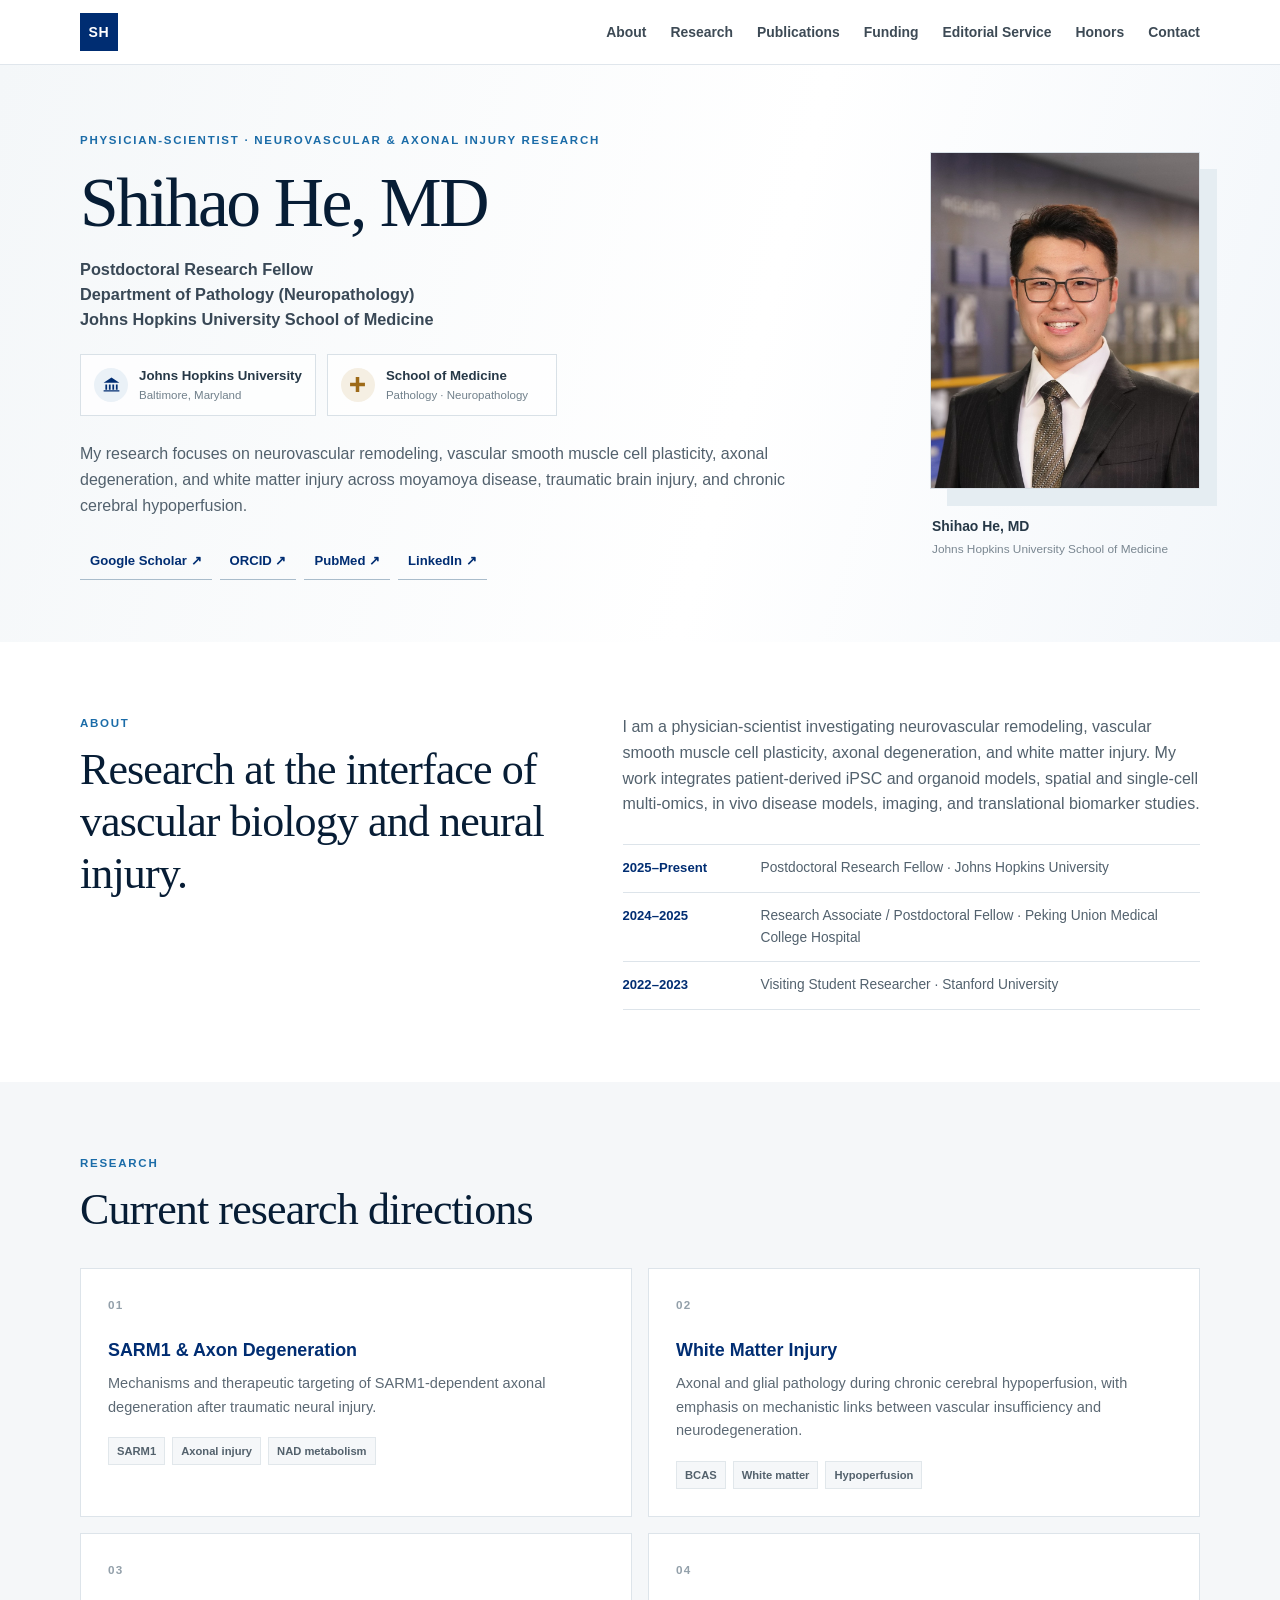
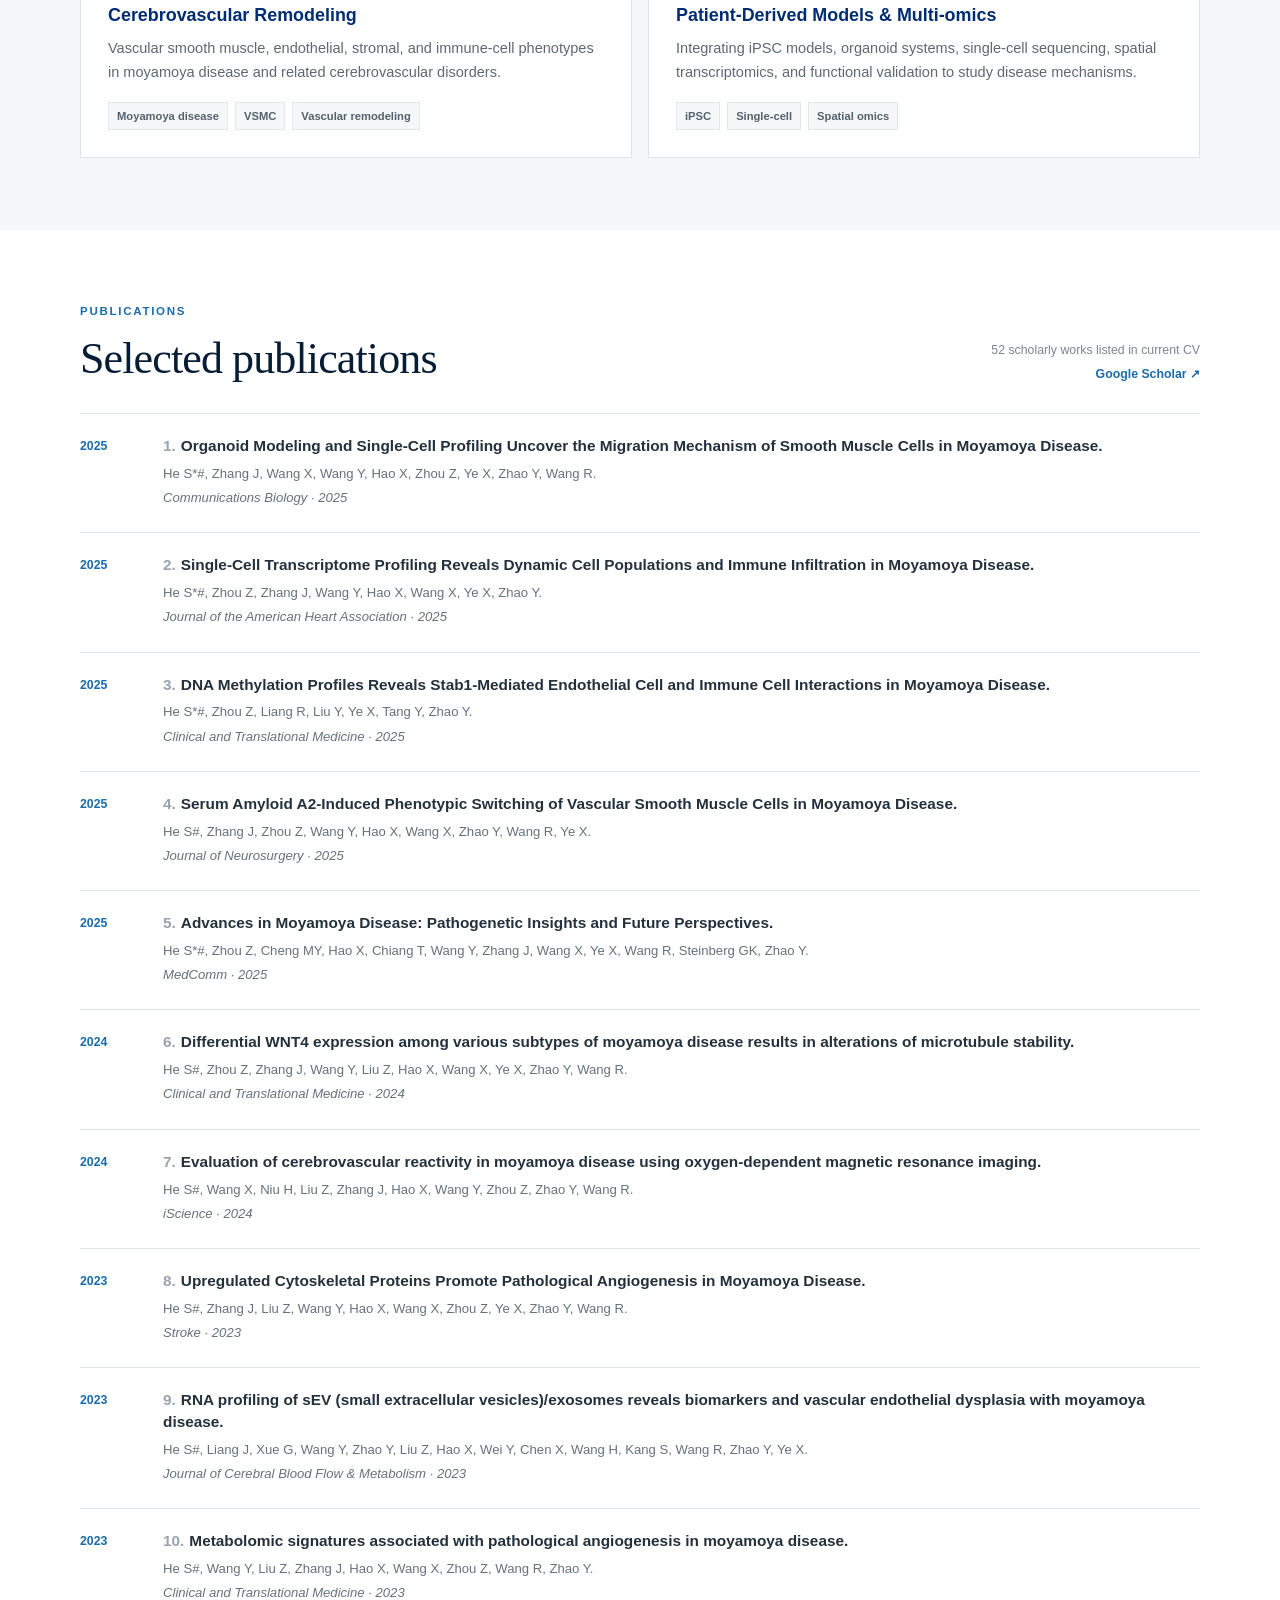
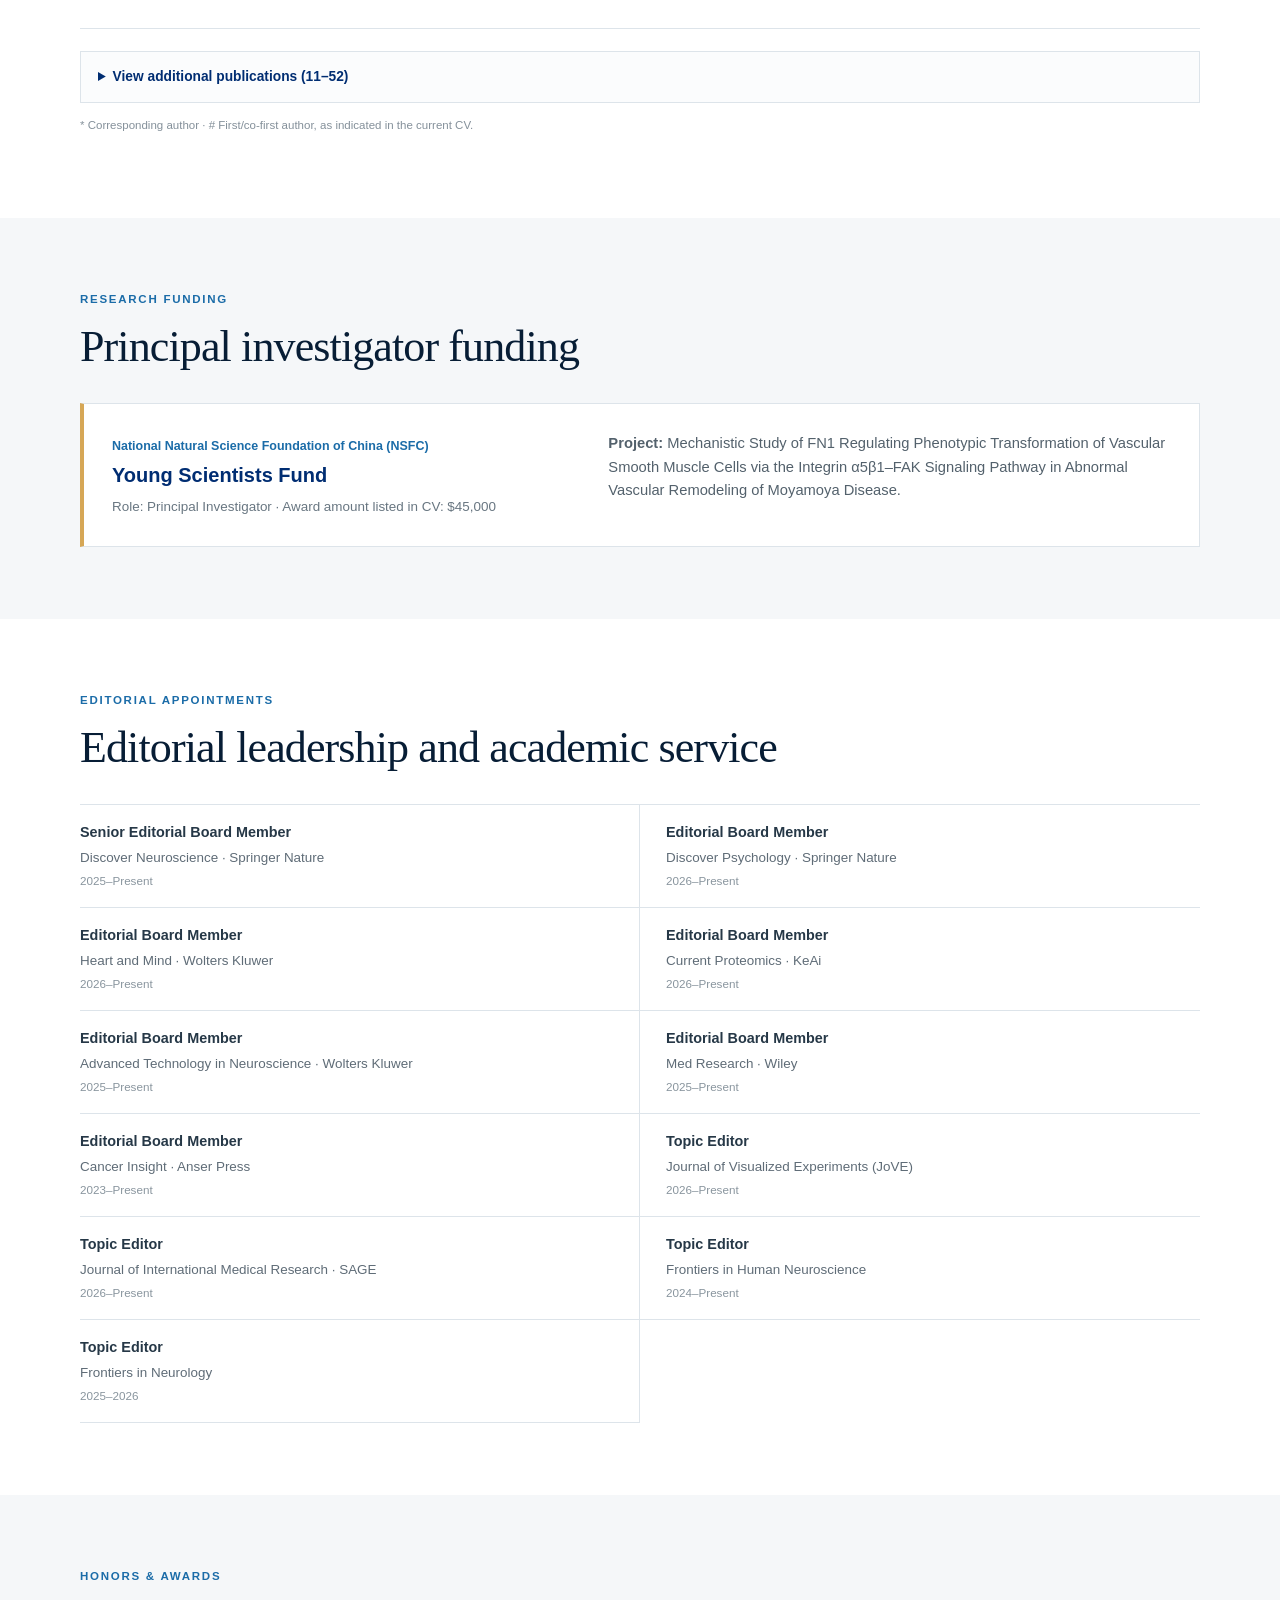
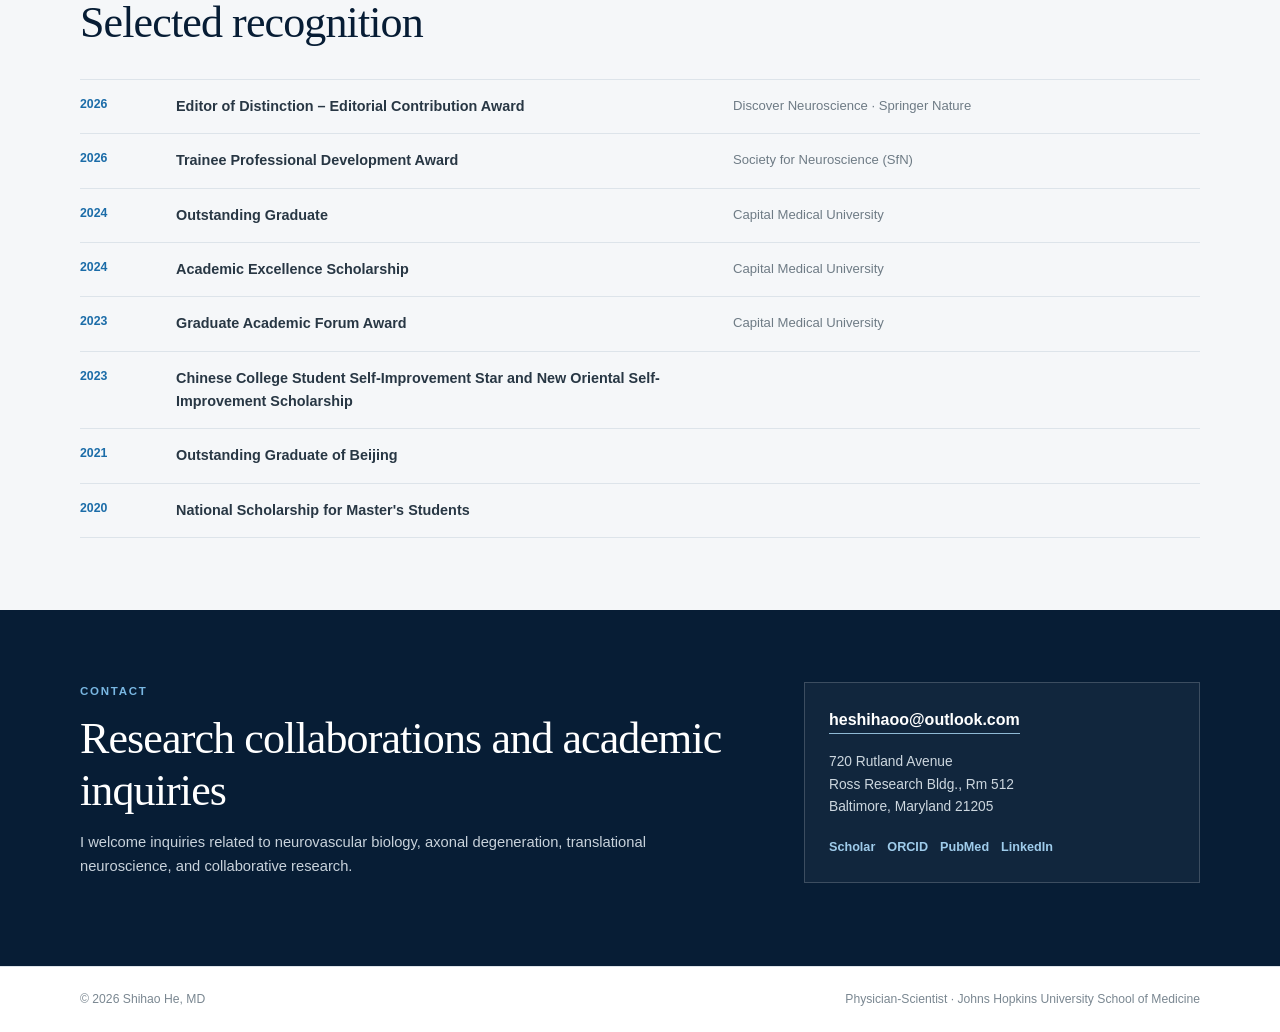
<file: assets/index.html>
<!DOCTYPE html>
<html lang="en">
<head>
  <meta charset="UTF-8" />
  <meta name="viewport" content="width=device-width, initial-scale=1.0" />
  <meta name="description" content="Shihao He, MD — Physician-scientist and postdoctoral research fellow at Johns Hopkins University School of Medicine." />
  <title>Shihao He, MD | Johns Hopkins University</title>
  <link rel="icon" href="assets/favicon.svg" type="image/svg+xml" />
  <link rel="stylesheet" href="styles.css" />
</head>

<body>
<header class="site-header">
  <div class="container nav-wrap">
    <a class="brand" href="#home" aria-label="Shihao He home">SH</a>
    <button class="nav-toggle" aria-label="Toggle navigation" aria-expanded="false">☰</button>
    <nav class="nav" aria-label="Main navigation">
      <a href="#about">About</a>
      <a href="#research">Research</a>
      <a href="#publications">Publications</a>
      <a href="#funding">Funding</a>
      <a href="#service">Editorial Service</a>
      <a href="#awards">Honors</a>
      <a href="#contact">Contact</a>
    </nav>
  </div>
</header>

<main>
<section id="home" class="hero">
  <div class="container hero-grid">
    <div class="hero-copy">
      <p class="eyebrow">PHYSICIAN-SCIENTIST · NEUROVASCULAR & AXONAL INJURY RESEARCH</p>
      <h1>Shihao He, MD</h1>
      <p class="hero-role">
        Postdoctoral Research Fellow<br>
        Department of Pathology (Neuropathology)<br>
        Johns Hopkins University School of Medicine
      </p>

      <div class="affiliations">
        <div class="affiliation">
          <div class="affiliation-icon" aria-hidden="true">
            <svg viewBox="0 0 48 48"><path d="M6 20h36L24 8 6 20Zm4 4h4v12h-4V24Zm8 0h4v12h-4V24Zm8 0h4v12h-4V24Zm8 0h4v12h-4V24ZM6 40h36v-3H6v3Z"/></svg>
          </div>
          <div><strong>Johns Hopkins University</strong><span>Baltimore, Maryland</span></div>
        </div>
        <div class="affiliation">
          <div class="affiliation-icon medical" aria-hidden="true">
            <svg viewBox="0 0 48 48"><path d="M20 7h8v13h13v8H28v13h-8V28H7v-8h13V7Z"/></svg>
          </div>
          <div><strong>School of Medicine</strong><span>Pathology · Neuropathology</span></div>
        </div>
      </div>

      <p class="hero-intro">
        My research focuses on neurovascular remodeling, vascular smooth muscle cell plasticity,
        axonal degeneration, and white matter injury across moyamoya disease, traumatic brain injury,
        and chronic cerebral hypoperfusion.
      </p>

      <div class="profile-links" aria-label="Academic profiles">
        <a href="https://scholar.google.com/citations?hl=zh-CN&user=ibhcFy0AAAAJ" target="_blank" rel="noopener">Google Scholar ↗</a>
        <a href="https://orcid.org/0000-0002-2522-8656" target="_blank" rel="noopener">ORCID ↗</a>
        <a href="https://www.ncbi.nlm.nih.gov/myncbi/shihao.he.3/bibliography/public/" target="_blank" rel="noopener">PubMed ↗</a>
        <a href="https://www.linkedin.com/in/shihao0211" target="_blank" rel="noopener">LinkedIn ↗</a>
      </div>
    </div>

    <div class="portrait-panel">
      <img src="assets/shihao-he-headshot.jpg" alt="Shihao He, MD" class="portrait" />
      <div class="portrait-caption">
        <strong>Shihao He, MD</strong>
        <span>Johns Hopkins University School of Medicine</span>
      </div>
    </div>
  </div>
</section>

<section id="about" class="section">
  <div class="container two-col">
    <div>
      <p class="section-kicker">ABOUT</p>
      <h2>Research at the interface of vascular biology and neural injury.</h2>
    </div>
    <div class="body-copy">
      <p>
        I am a physician-scientist investigating neurovascular remodeling, vascular smooth muscle cell
        plasticity, axonal degeneration, and white matter injury. My work integrates patient-derived
        iPSC and organoid models, spatial and single-cell multi-omics, in vivo disease models, imaging,
        and translational biomarker studies.
      </p>
      <div class="mini-timeline">
        <div><strong>2025–Present</strong><span>Postdoctoral Research Fellow · Johns Hopkins University</span></div>
        <div><strong>2024–2025</strong><span>Research Associate / Postdoctoral Fellow · Peking Union Medical College Hospital</span></div>
        <div><strong>2022–2023</strong><span>Visiting Student Researcher · Stanford University</span></div>
      </div>
    </div>
  </div>
</section>

<section id="research" class="section section-alt">
  <div class="container">
    <p class="section-kicker">RESEARCH</p>
    <h2>Current research directions</h2>
    <div class="cards">
      <article class="card">
        <span class="card-number">01</span>
        <h3>SARM1 & Axon Degeneration</h3>
        <p>Mechanisms and therapeutic targeting of SARM1-dependent axonal degeneration after traumatic neural injury.</p>
        <div class="tags"><span>SARM1</span><span>Axonal injury</span><span>NAD metabolism</span></div>
      </article>
      <article class="card">
        <span class="card-number">02</span>
        <h3>White Matter Injury</h3>
        <p>Axonal and glial pathology during chronic cerebral hypoperfusion, with emphasis on mechanistic links between vascular insufficiency and neurodegeneration.</p>
        <div class="tags"><span>BCAS</span><span>White matter</span><span>Hypoperfusion</span></div>
      </article>
      <article class="card">
        <span class="card-number">03</span>
        <h3>Cerebrovascular Remodeling</h3>
        <p>Vascular smooth muscle, endothelial, stromal, and immune-cell phenotypes in moyamoya disease and related cerebrovascular disorders.</p>
        <div class="tags"><span>Moyamoya disease</span><span>VSMC</span><span>Vascular remodeling</span></div>
      </article>
      <article class="card">
        <span class="card-number">04</span>
        <h3>Patient-Derived Models & Multi-omics</h3>
        <p>Integrating iPSC models, organoid systems, single-cell sequencing, spatial transcriptomics, and functional validation to study disease mechanisms.</p>
        <div class="tags"><span>iPSC</span><span>Single-cell</span><span>Spatial omics</span></div>
      </article>
    </div>
  </div>
</section>

<section id="publications" class="section">
  <div class="container">
    <div class="section-heading-row">
      <div>
        <p class="section-kicker">PUBLICATIONS</p>
        <h2>Selected publications</h2>
      </div>
      <div class="publication-meta">
        <span>52 scholarly works listed in current CV</span>
        <a href="https://scholar.google.com/citations?hl=zh-CN&user=ibhcFy0AAAAJ" target="_blank" rel="noopener">Google Scholar ↗</a>
      </div>
    </div>

    <div class="pub-list">
      
      <article class="publication">
        <div class="pub-year">2025</div>
        <div class="pub-content">
          <h3><span class="pub-index">1.</span>Organoid Modeling and Single-Cell Profiling Uncover the Migration Mechanism of Smooth Muscle Cells in Moyamoya Disease.</h3>
          <p class="pub-authors">He S*#, Zhang J, Wang X, Wang Y, Hao X, Zhou Z, Ye X, Zhao Y, Wang R.</p>
          <p class="pub-journal">Communications Biology · 2025</p>
        </div>
      </article>

      <article class="publication">
        <div class="pub-year">2025</div>
        <div class="pub-content">
          <h3><span class="pub-index">2.</span>Single-Cell Transcriptome Profiling Reveals Dynamic Cell Populations and Immune Infiltration in Moyamoya Disease.</h3>
          <p class="pub-authors">He S*#, Zhou Z, Zhang J, Wang Y, Hao X, Wang X, Ye X, Zhao Y.</p>
          <p class="pub-journal">Journal of the American Heart Association · 2025</p>
        </div>
      </article>

      <article class="publication">
        <div class="pub-year">2025</div>
        <div class="pub-content">
          <h3><span class="pub-index">3.</span>DNA Methylation Profiles Reveals Stab1-Mediated Endothelial Cell and Immune Cell Interactions in Moyamoya Disease.</h3>
          <p class="pub-authors">He S*#, Zhou Z, Liang R, Liu Y, Ye X, Tang Y, Zhao Y.</p>
          <p class="pub-journal">Clinical and Translational Medicine · 2025</p>
        </div>
      </article>

      <article class="publication">
        <div class="pub-year">2025</div>
        <div class="pub-content">
          <h3><span class="pub-index">4.</span>Serum Amyloid A2-Induced Phenotypic Switching of Vascular Smooth Muscle Cells in Moyamoya Disease.</h3>
          <p class="pub-authors">He S#, Zhang J, Zhou Z, Wang Y, Hao X, Wang X, Zhao Y, Wang R, Ye X.</p>
          <p class="pub-journal">Journal of Neurosurgery · 2025</p>
        </div>
      </article>

      <article class="publication">
        <div class="pub-year">2025</div>
        <div class="pub-content">
          <h3><span class="pub-index">5.</span>Advances in Moyamoya Disease: Pathogenetic Insights and Future Perspectives.</h3>
          <p class="pub-authors">He S*#, Zhou Z, Cheng MY, Hao X, Chiang T, Wang Y, Zhang J, Wang X, Ye X, Wang R, Steinberg GK, Zhao Y.</p>
          <p class="pub-journal">MedComm · 2025</p>
        </div>
      </article>

      <article class="publication">
        <div class="pub-year">2024</div>
        <div class="pub-content">
          <h3><span class="pub-index">6.</span>Differential WNT4 expression among various subtypes of moyamoya disease results in alterations of microtubule stability.</h3>
          <p class="pub-authors">He S#, Zhou Z, Zhang J, Wang Y, Liu Z, Hao X, Wang X, Ye X, Zhao Y, Wang R.</p>
          <p class="pub-journal">Clinical and Translational Medicine · 2024</p>
        </div>
      </article>

      <article class="publication">
        <div class="pub-year">2024</div>
        <div class="pub-content">
          <h3><span class="pub-index">7.</span>Evaluation of cerebrovascular reactivity in moyamoya disease using oxygen-dependent magnetic resonance imaging.</h3>
          <p class="pub-authors">He S#, Wang X, Niu H, Liu Z, Zhang J, Hao X, Wang Y, Zhou Z, Zhao Y, Wang R.</p>
          <p class="pub-journal">iScience · 2024</p>
        </div>
      </article>

      <article class="publication">
        <div class="pub-year">2023</div>
        <div class="pub-content">
          <h3><span class="pub-index">8.</span>Upregulated Cytoskeletal Proteins Promote Pathological Angiogenesis in Moyamoya Disease.</h3>
          <p class="pub-authors">He S#, Zhang J, Liu Z, Wang Y, Hao X, Wang X, Zhou Z, Ye X, Zhao Y, Wang R.</p>
          <p class="pub-journal">Stroke · 2023</p>
        </div>
      </article>

      <article class="publication">
        <div class="pub-year">2023</div>
        <div class="pub-content">
          <h3><span class="pub-index">9.</span>RNA profiling of sEV (small extracellular vesicles)/exosomes reveals biomarkers and vascular endothelial dysplasia with moyamoya disease.</h3>
          <p class="pub-authors">He S#, Liang J, Xue G, Wang Y, Zhao Y, Liu Z, Hao X, Wei Y, Chen X, Wang H, Kang S, Wang R, Zhao Y, Ye X.</p>
          <p class="pub-journal">Journal of Cerebral Blood Flow &amp; Metabolism · 2023</p>
        </div>
      </article>

      <article class="publication">
        <div class="pub-year">2023</div>
        <div class="pub-content">
          <h3><span class="pub-index">10.</span>Metabolomic signatures associated with pathological angiogenesis in moyamoya disease.</h3>
          <p class="pub-authors">He S#, Wang Y, Liu Z, Zhang J, Hao X, Wang X, Zhou Z, Wang R, Zhao Y.</p>
          <p class="pub-journal">Clinical and Translational Medicine · 2023</p>
        </div>
      </article>
    </div>

    <details class="all-publications">
      <summary>View additional publications (11–52)</summary>
      <div class="pub-list compact">
        
      <article class="publication">
        <div class="pub-year">2026</div>
        <div class="pub-content">
          <h3><span class="pub-index">11.</span>Advances of Organoids in the Study of Nervous System Diseases: a Narrative Review.</h3>
          <p class="pub-authors">Zhou Z, Qi Z, Lei C, Dong Y, Zhang J, Liu Y, Zhao Y, He S*.</p>
          <p class="pub-journal">Advanced Technology in Neuroscience · 2026</p>
        </div>
      </article>

      <article class="publication">
        <div class="pub-year">2026</div>
        <div class="pub-content">
          <h3><span class="pub-index">12.</span>Editorial: Emerging trends in moyamoya disease: diagnostic and therapeutic innovations.</h3>
          <p class="pub-authors">He S*, Chen H, Wang R, Zhao Y.</p>
          <p class="pub-journal">Frontiers in Neurology · 2026</p>
        </div>
      </article>

      <article class="publication">
        <div class="pub-year">2026</div>
        <div class="pub-content">
          <h3><span class="pub-index">13.</span>Editorial: Alterations in brain structure and cognitive function caused by cerebrovascular diseases, volume II.</h3>
          <p class="pub-authors">Ye X, Zhao Y, He S*.</p>
          <p class="pub-journal">Frontiers in Human Neuroscience · 2026</p>
        </div>
      </article>

      <article class="publication">
        <div class="pub-year">2025</div>
        <div class="pub-content">
          <h3><span class="pub-index">14.</span>NextGen Voices: 2025 and 2050, in haiku.</h3>
          <p class="pub-authors">da Cruz Albino R, Suchikova Y, Gameiro GR, Feng S, Masud S, Strielkowski W, Vihma M, Field BJ, Ismail R, Mitra A, Gauffreau J, Lopes Ribeiro Junior H, He S*, Chen J, Chakrabarty P, Chua SL, Wang Z, Lu Z, Li S, Zhi Y, Cloete KJ, Shakir S, Gupta A, Erkılıç U.</p>
          <p class="pub-journal">Science · 2025</p>
        </div>
      </article>

      <article class="publication">
        <div class="pub-year">2025</div>
        <div class="pub-content">
          <h3><span class="pub-index">15.</span>Supporting scientists who study and work abroad.</h3>
          <p class="pub-authors">Chakraborty T, Mekkawy HK, Cloete KJ, Mahla RS, Peng D, Perez A, Rouabah N, Gomes JF, Drallou F, Abdalrahman T, Santos J, Tiwari V, Lin TJ, He S*, Kadlec J, Dincaslan FB, Suchikova Y, Lu Z, Shi J, Gupta A, Monteiro Venturini A, Abousidara H, Mostafa A, Uzonyi A, Saber A, Ge Y, Lopes Ribeiro Jr H.</p>
          <p class="pub-journal">Science · 2025</p>
        </div>
      </article>

      <article class="publication">
        <div class="pub-year">2025</div>
        <div class="pub-content">
          <h3><span class="pub-index">16.</span>Development and Validation of a Scoring System to Evaluate and Clinically Manage Postoperative Acute Infarction Complications in Moyamoya Disease.</h3>
          <p class="pub-authors">Liu Z, Hao X, He S#, Tan C, Lou X, Duan R, Wang R.</p>
          <p class="pub-journal">Communications Medicine · 2025</p>
        </div>
      </article>

      <article class="publication">
        <div class="pub-year">2025</div>
        <div class="pub-content">
          <h3><span class="pub-index">17.</span>Machine Learning Identifies KRT8 Dysregulation and Endothelial Remodeling in Moyamoya Disease.</h3>
          <p class="pub-authors">Han Z, Yuan J, Zhou Z, Liu Y, Lei C, Ye X, Zhao Y, He S*.</p>
          <p class="pub-journal">Scientific Reports · 2025</p>
        </div>
      </article>

      <article class="publication">
        <div class="pub-year">2025</div>
        <div class="pub-content">
          <h3><span class="pub-index">18.</span>Dynamic Cellular Composition and Immune Landscape Revealed by Single-Cell Transcriptome Profiling in a Brain Arteriovenous Malformation.</h3>
          <p class="pub-authors">Liu Y, Niu H, Zhang J, Liang R, Zhou Z, Lei C, He S*, Lu C, Zhao Y.</p>
          <p class="pub-journal">Functional &amp; Integrative Genomics · 2025</p>
        </div>
      </article>

      <article class="publication">
        <div class="pub-year">2025</div>
        <div class="pub-content">
          <h3><span class="pub-index">19.</span>Single-Cell Transcriptome Profiling Reveals Dynamic Cell Populations and Immune Infiltration in Cerebral Cavernous Malformation.</h3>
          <p class="pub-authors">Han Z, Lei C, Zhou Z, Liu Y, Zhao Y, He S*.</p>
          <p class="pub-journal">Frontiers in Immunology · 2025</p>
        </div>
      </article>

      <article class="publication">
        <div class="pub-year">2025</div>
        <div class="pub-content">
          <h3><span class="pub-index">20.</span>Angiogenesis-related genes and immune microenvironment in moyamoya disease: a transcriptomic and functional analysis.</h3>
          <p class="pub-authors">Zhou Z, Niu H, Xu S, Lei C, Liu Y, He S*, Zhao Y.</p>
          <p class="pub-journal">Orphanet Journal of Rare Diseases · 2025</p>
        </div>
      </article>

      <article class="publication">
        <div class="pub-year">2025</div>
        <div class="pub-content">
          <h3><span class="pub-index">21.</span>Integrative Machine Learning Approach to Explore Glycosylation Signatures and Immune Landscape in Moyamoya Disease.</h3>
          <p class="pub-authors">Tan C, Wang J, Wang Y, Xu S, Zhou Z, Zhang J, He S*, Duan R.</p>
          <p class="pub-journal">Bioinformatics and Biology Insights · 2025</p>
        </div>
      </article>

      <article class="publication">
        <div class="pub-year">2025</div>
        <div class="pub-content">
          <h3><span class="pub-index">22.</span>Combining machine learning with external validation to explore necroptosis and immune response in moyamoya disease.</h3>
          <p class="pub-authors">Liu Y, Yuan K, Zou L, Lei C, Xu R, He S*, Zhao Y*.</p>
          <p class="pub-journal">BMC Immunology · 2025</p>
        </div>
      </article>

      <article class="publication">
        <div class="pub-year">2025</div>
        <div class="pub-content">
          <h3><span class="pub-index">23.</span>Post-translational modification gene signatures implicate FBXW7 in immune and vascular dysregulation of Moyamoya disease.</h3>
          <p class="pub-authors">Yu X, Wang Z, Zhou Z, Liu Y, He S*, Zhao Y*.</p>
          <p class="pub-journal">Frontiers in Genetics · 2025</p>
        </div>
      </article>

      <article class="publication">
        <div class="pub-year">2025</div>
        <div class="pub-content">
          <h3><span class="pub-index">24.</span>A Machine Learning-Based Diagnostic Nomogram for Moyamoya Disease: The Validation of Hypoxia-Immune Gene Signatures.</h3>
          <p class="pub-authors">Tan C, Wang X, Zhou Z, Liu Y, He S*, Zhao Y.</p>
          <p class="pub-journal">Bioengineering · 2025</p>
        </div>
      </article>

      <article class="publication">
        <div class="pub-year">2025</div>
        <div class="pub-content">
          <h3><span class="pub-index">25.</span>Research progress in unilateral moyamoya disease.</h3>
          <p class="pub-authors">Hao X, Tan C, Liu Z, Tie Y, Wang Y, He S*, Duan R, Wang R.</p>
          <p class="pub-journal">Frontiers in Human Neuroscience · 2025</p>
        </div>
      </article>

      <article class="publication">
        <div class="pub-year">2025</div>
        <div class="pub-content">
          <h3><span class="pub-index">26.</span>Integrating machine learning for the identification of ubiquitination-associated genes in moyamoya disease.</h3>
          <p class="pub-authors">Niu H, Wang X, Zhou Z, Liu Y, He S*, Zhao Y.</p>
          <p class="pub-journal">Frontiers in Neurology · 2025</p>
        </div>
      </article>

      <article class="publication">
        <div class="pub-year">2025</div>
        <div class="pub-content">
          <h3><span class="pub-index">27.</span>Abstract TP382: Genome-wide DNA Methylation Profiling Reveals Low Methylation Variability in Moyamoya Disease.</h3>
          <p class="pub-authors">Cheng MY, Tokairin K, Ito M, Lee AG, Teo M, He S, Steinberg GK.</p>
          <p class="pub-journal">Stroke · 2025</p>
        </div>
      </article>

      <article class="publication">
        <div class="pub-year">2025</div>
        <div class="pub-content">
          <h3><span class="pub-index">28.</span>Combined Revascularization Can Improve Multiple Cognitive Domains in 6 months Follow-up: A New Potential Surgery Indication in Moyamoya Disease.</h3>
          <p class="pub-authors">Liu Z, Hao X, He S, Duan R, Ma N, Lou X, Wang R.</p>
          <p class="pub-journal">Journal of Neurosurgery · 2025</p>
        </div>
      </article>

      <article class="publication">
        <div class="pub-year">2025</div>
        <div class="pub-content">
          <h3><span class="pub-index">29.</span>Cognitive Characteristics and Ischemic Prognosis of Quantitative White Matter Hyperintensities in Adult Moyamoya Disease.</h3>
          <p class="pub-authors">Liu Z, Hao X, Duan Q, Shen C, Lyu H, Zhang J, Gu J, He S, Wang Y, Wang X, Zhou Z, Ma N, Duan R, Zhou X, Lou X, Wang R.</p>
          <p class="pub-journal">Communications Medicine · 2025</p>
        </div>
      </article>

      <article class="publication">
        <div class="pub-year">2024</div>
        <div class="pub-content">
          <h3><span class="pub-index">30.</span>NextGen Voices: Welcome to the Science Olympics.</h3>
          <p class="pub-authors">Mukhles G, Shakir S, Fulco G, de Angeli Dutra D, Burnette K, Mach F, Klocko AL, Lopes Ribeiro Junior H, Turki H, Bezerra P, Lu Z, Kim B, He S*, Medina Andres R, Obasa AE, Chua SL.</p>
          <p class="pub-journal">Science · 2024</p>
        </div>
      </article>

      <article class="publication">
        <div class="pub-year">2024</div>
        <div class="pub-content">
          <h3><span class="pub-index">31.</span>106 Characteristics of Cognitive Impairment in Moyamoya Disease.</h3>
          <p class="pub-authors">He S#, Wang R, Zhao Y.</p>
          <p class="pub-journal">Neurosurgery · 2024</p>
        </div>
      </article>

      <article class="publication">
        <div class="pub-year">2024</div>
        <div class="pub-content">
          <h3><span class="pub-index">32.</span>RNA Methylation-Driven Molecular Subtypes and Immune Infiltration in Moyamoya Disease.</h3>
          <p class="pub-authors">Wang Y, Liu Z, Zhang J, Hao X, Wang X, Zhou Z, Zhao Y, He S*, Wang R.</p>
          <p class="pub-journal">Gene Reports · 2024</p>
        </div>
      </article>

      <article class="publication">
        <div class="pub-year">2024</div>
        <div class="pub-content">
          <h3><span class="pub-index">33.</span>Cognitive dysfunction in Moyamoya disease: latest developments and future directions.</h3>
          <p class="pub-authors">Wang X, Tan C, Xu S, Zhou Z, Zhang J, Wang Y, He S*, Wang R.</p>
          <p class="pub-journal">Frontiers in Human Neuroscience · 2024</p>
        </div>
      </article>

      <article class="publication">
        <div class="pub-year">2024</div>
        <div class="pub-content">
          <h3><span class="pub-index">34.</span>Characterization of PANoptosis-related genes and the immune landscape in moyamoya disease.</h3>
          <p class="pub-authors">Zhou Z, Wang Y, Zhang J, Liu Z, Hao X, Wang X, He S*, Wang R.</p>
          <p class="pub-journal">Scientific Reports · 2024</p>
        </div>
      </article>

      <article class="publication">
        <div class="pub-year">2024</div>
        <div class="pub-content">
          <h3><span class="pub-index">35.</span>Identification of Oxidative Phosphorylation-Related Genes in Moyamoya Disease by Combining Bulk RNA-Sequencing Analysis and Machine Learning.</h3>
          <p class="pub-authors">Han Z, Zhang J, Su Y, Zhou Z, Wang Y, Xu S, Zhao Y, He S*, Wang R.</p>
          <p class="pub-journal">Frontiers in Genetics · 2024</p>
        </div>
      </article>

      <article class="publication">
        <div class="pub-year">2024</div>
        <div class="pub-content">
          <h3><span class="pub-index">36.</span>Genome-Wide DNA Methylation Profiling Reveals Low Methylation Variability in Moyamoya Disease.</h3>
          <p class="pub-authors">Tokairin K, Ito M, Lee AG, Teo M, He S, Cheng MY, Steinberg GK.</p>
          <p class="pub-journal">Translational Stroke Research · 2024</p>
        </div>
      </article>

      <article class="publication">
        <div class="pub-year">2023</div>
        <div class="pub-content">
          <h3><span class="pub-index">37.</span>Association between DIAPH1 variant and posterior circulation involvement with Moyamoya disease.</h3>
          <p class="pub-authors">He S#, Hao X, Liu Z, Wang Y, Zhang J, Wang X, Di F, Wang R, Zhao Y.</p>
          <p class="pub-journal">Scientific Reports · 2023</p>
        </div>
      </article>

      <article class="publication">
        <div class="pub-year">2023</div>
        <div class="pub-content">
          <h3><span class="pub-index">38.</span>A 90-Day Prognostic Model Based on the Early Brain Injury Indicators after Aneurysmal Subarachnoid Hemorrhage: the TAPS Score.</h3>
          <p class="pub-authors">Li R, Lin F, Chen Y, Lu J, Han H, Ma L, Zhao Y, Yan D, Li R, Yang J, He S, Li Z, Zhang H, Yuan K, Wang K, Hao Q, Ye X, Wang H, Li H, Zhang L, Shi G, Zhou J, Zhao Y, Zhang Y, Li Y, Wang S, Chen X, Zhao Y.</p>
          <p class="pub-journal">Translational Stroke Research · 2023</p>
        </div>
      </article>

      <article class="publication">
        <div class="pub-year">2022</div>
        <div class="pub-content">
          <h3><span class="pub-index">39.</span>Epigenome-Wide Association Study Reveals Differential Methylation Sites and Association of Gene Expression Regulation with Ischemic Moyamoya Disease in Adults.</h3>
          <p class="pub-authors">He S#, Ye X, Duan R, Zhao Y, Wei Y, Wang Y, Liu Z, Hao X, Chen X, Hao Q, Wang H, Zhao Y, Wang R.</p>
          <p class="pub-journal">Oxidative Medicine and Cellular Longevity · 2022</p>
        </div>
      </article>

      <article class="publication">
        <div class="pub-year">2022</div>
        <div class="pub-content">
          <h3><span class="pub-index">40.</span>Short-term neurological function and clinical symptom improvement after cerebral revascularization in adults with moyamoya disease: a single-center study.</h3>
          <p class="pub-authors">He S#, Liu Z, Wang R.</p>
          <p class="pub-journal">Chinese Journal of Modern Neurological Diseases · 2022</p>
        </div>
      </article>

      <article class="publication">
        <div class="pub-year">2022</div>
        <div class="pub-content">
          <h3><span class="pub-index">41.</span>Application of DTI and fMRI in moyamoya disease.</h3>
          <p class="pub-authors">Hao X, Liu Z, He S, Wang Y, Zhao Y, Wang R.</p>
          <p class="pub-journal">Frontiers in Neurology · 2022</p>
        </div>
      </article>

      <article class="publication">
        <div class="pub-year">2022</div>
        <div class="pub-content">
          <h3><span class="pub-index">42.</span>Elevated blood hemoglobin on admission as an independent predictor of unfavorable outcomes in patients with aneurysmal subarachnoid hemorrhage.</h3>
          <p class="pub-authors">Li R, Lin F, Chen Y, Lu J, Yang J, Han H, Ma L, Zhao Y, Yan D, Li R, He S, Li Z, Zhang H, Chen X, Ma L, Zhao Y, Hao Q, Ye X, Wang H, Li H, Zhang L, Shi G, Zhou J, Li Y, Wang S, Chen X, Zhao Y.</p>
          <p class="pub-journal">Neurosurgical Review · 2022</p>
        </div>
      </article>

      <article class="publication">
        <div class="pub-year">2022</div>
        <div class="pub-content">
          <h3><span class="pub-index">43.</span>Pre-Operative Predictors for Post-Operative Pneumonia in Aneurysmal Subarachnoid Hemorrhage After Surgical Clipping and Endovascular Coiling: A Single-Center Retrospective Study.</h3>
          <p class="pub-authors">Yuan K, Li R, Zhao Y, Wang K, Lin F, Lu J, Chen Y, Ma L, Han H, Yan D, Li R, Yang J, He S, Li Z, Zhang H, Ye X, Wang H, Li H, Zhang L, Shi G, Zhou J, Zhao Y, Zhang Y, Li Y, Wang S, Chen X, Zhao Y, Hao Q.</p>
          <p class="pub-journal">Frontiers in Neurology · 2022</p>
        </div>
      </article>

      <article class="publication">
        <div class="pub-year">2022</div>
        <div class="pub-content">
          <h3><span class="pub-index">44.</span>The effect of sex differences on complications and 90-day outcomes after aneurysmal subarachnoid hemorrhage: a propensity score-matched analysis.</h3>
          <p class="pub-authors">Li R, Lin F, Chen Y, Lu J, Yang J, Han H, Yuan K, Wang K, Yan D, Li R, He S, Li Z, Zhang H, Chen X, Ma L, Zhao Y, Hao Q, Ye X, Wang H, Li H, Zhang L, Shi G, Zhou J, Li Y, Wang S, Chen X, Zhao Y.</p>
          <p class="pub-journal">Neurosurgical Review · 2022</p>
        </div>
      </article>

      <article class="publication">
        <div class="pub-year">2021</div>
        <div class="pub-content">
          <h3><span class="pub-index">45.</span>Impairments in brain perfusion, executive control network, topological characteristics, and neurocognition in adult patients with asymptomatic Moyamoya disease.</h3>
          <p class="pub-authors">He S#, Liu Z, Wei Y, Duan R, Xu Z, Zhang C, Yuan L, Li T, Ma N, Lou X, Liu X, Wang R.</p>
          <p class="pub-journal">BMC Neuroscience · 2021</p>
        </div>
      </article>

      <article class="publication">
        <div class="pub-year">2021</div>
        <div class="pub-content">
          <h3><span class="pub-index">46.</span>Altered functional connectivity is related to impaired cognition in left unilateral asymptomatic carotid artery stenosis patients.</h3>
          <p class="pub-authors">He S#, Duan R, Liu Z, Zhang C, Li T, Wei Y, Ma N, Wang R.</p>
          <p class="pub-journal">BMC Neurology · 2021</p>
        </div>
      </article>

      <article class="publication">
        <div class="pub-year">2021</div>
        <div class="pub-content">
          <h3><span class="pub-index">47.</span>Changes of cerebral cortical structure and cognitive dysfunction in “healthy hemisphere” after stroke: a study about cortical complexity and sulcus patterns in bilateral ischemic adult moyamoya disease.</h3>
          <p class="pub-authors">Liu Z, He S#, Wei Y, Duan R, Zhang C, Li T, Ma N, Lou X, Wang R, Liu X.</p>
          <p class="pub-journal">BMC Neuroscience · 2021</p>
        </div>
      </article>

      <article class="publication">
        <div class="pub-year">2021</div>
        <div class="pub-content">
          <h3><span class="pub-index">48.</span>Intraoperative transit-time ultrasonography combined with FLOW800 predicts the occurrence of cerebral hyperperfusion syndrome after direct revascularization of Moyamoya disease: a preliminary study.</h3>
          <p class="pub-authors">Yang D, Zhang X, Tan C, Han Z, Su Y, Duan R, Shi G, Shao J, Cao P, He S, Wang R.</p>
          <p class="pub-journal">Acta Neurochirurgica · 2021</p>
        </div>
      </article>

      <article class="publication">
        <div class="pub-year">2021</div>
        <div class="pub-content">
          <h3><span class="pub-index">49.</span>A Practical Questionnaire and Literature Review: Does Suzuki Grading Still the Gold Standard for the Diagnosis of Moyamoya Disease.</h3>
          <p class="pub-authors">Wei Y, He S, Liu Z, Tan C, Qin S, Wang R.</p>
          <p class="pub-journal">ResearchGate · 2021</p>
        </div>
      </article>

      <article class="publication">
        <div class="pub-year">2020</div>
        <div class="pub-content">
          <h3><span class="pub-index">50.</span>Characteristics of cognitive impairment in adult asymptomatic moyamoya disease.</h3>
          <p class="pub-authors">He S#, Duan R, Liu Z, Ye X, Yuan L, Li T, Tan C, Shao J, Qin S, Wang R.</p>
          <p class="pub-journal">BMC Neurology · 2020</p>
        </div>
      </article>

      <article class="publication">
        <div class="pub-year">2020</div>
        <div class="pub-content">
          <h3><span class="pub-index">51.</span>Association between white matter impairment and cognitive dysfunction in patients with ischemic Moyamoya disease.</h3>
          <p class="pub-authors">Liu Z, He S#, Xu Z, Duan R, Yuan L, Xiao C, Yi Z, Wang R.</p>
          <p class="pub-journal">BMC Neurology · 2020</p>
        </div>
      </article>

      <article class="publication">
        <div class="pub-year">2020</div>
        <div class="pub-content">
          <h3><span class="pub-index">52.</span>Brain Functional Network in Chronic Asymptomatic Carotid Artery Stenosis and Occlusion: Changes and Compensation.</h3>
          <p class="pub-authors">He S#, Liu Z, Xu Z, Duan R, Yuan L, Xiao C, Yi Z, Wang R.</p>
          <p class="pub-journal">Neural Plasticity · 2020</p>
        </div>
      </article>
      </div>
    </details>
    <p class="publication-note">* Corresponding author · # First/co-first author, as indicated in the current CV.</p>
  </div>
</section>

<section id="funding" class="section section-alt">
  <div class="container">
    <p class="section-kicker">RESEARCH FUNDING</p>
    <h2>Principal investigator funding</h2>
    <article class="feature-panel">
      <div>
        <span class="feature-label">National Natural Science Foundation of China (NSFC)</span>
        <h3>Young Scientists Fund</h3>
        <p class="feature-role">Role: Principal Investigator · Award amount listed in CV: $45,000</p>
      </div>
      <p>
        <strong>Project:</strong> Mechanistic Study of FN1 Regulating Phenotypic Transformation of
        Vascular Smooth Muscle Cells via the Integrin α5β1–FAK Signaling Pathway in Abnormal
        Vascular Remodeling of Moyamoya Disease.
      </p>
    </article>
  </div>
</section>

<section id="service" class="section">
  <div class="container">
    <p class="section-kicker">EDITORIAL APPOINTMENTS</p>
    <h2>Editorial leadership and academic service</h2>
    <div class="roles-grid">
      <article><strong>Senior Editorial Board Member</strong><span>Discover Neuroscience · Springer Nature</span><small>2025–Present</small></article>
      <article><strong>Editorial Board Member</strong><span>Discover Psychology · Springer Nature</span><small>2026–Present</small></article>
      <article><strong>Editorial Board Member</strong><span>Heart and Mind · Wolters Kluwer</span><small>2026–Present</small></article>
      <article><strong>Editorial Board Member</strong><span>Current Proteomics · KeAi</span><small>2026–Present</small></article>
      <article><strong>Editorial Board Member</strong><span>Advanced Technology in Neuroscience · Wolters Kluwer</span><small>2025–Present</small></article>
      <article><strong>Editorial Board Member</strong><span>Med Research · Wiley</span><small>2025–Present</small></article>
      <article><strong>Editorial Board Member</strong><span>Cancer Insight · Anser Press</span><small>2023–Present</small></article>
      <article><strong>Topic Editor</strong><span>Journal of Visualized Experiments (JoVE)</span><small>2026–Present</small></article>
      <article><strong>Topic Editor</strong><span>Journal of International Medical Research · SAGE</span><small>2026–Present</small></article>
      <article><strong>Topic Editor</strong><span>Frontiers in Human Neuroscience</span><small>2024–Present</small></article>
      <article><strong>Topic Editor</strong><span>Frontiers in Neurology</span><small>2025–2026</small></article>
    </div>
  </div>
</section>

<section id="awards" class="section section-alt">
  <div class="container">
    <p class="section-kicker">HONORS & AWARDS</p>
    <h2>Selected recognition</h2>
    <div class="award-list">
      <div><span>2026</span><strong>Editor of Distinction – Editorial Contribution Award</strong><em>Discover Neuroscience · Springer Nature</em></div>
      <div><span>2026</span><strong>Trainee Professional Development Award</strong><em>Society for Neuroscience (SfN)</em></div>
      <div><span>2024</span><strong>Outstanding Graduate</strong><em>Capital Medical University</em></div>
      <div><span>2024</span><strong>Academic Excellence Scholarship</strong><em>Capital Medical University</em></div>
      <div><span>2023</span><strong>Graduate Academic Forum Award</strong><em>Capital Medical University</em></div>
      <div><span>2023</span><strong>Chinese College Student Self-Improvement Star and New Oriental Self-Improvement Scholarship</strong><em></em></div>
      <div><span>2021</span><strong>Outstanding Graduate of Beijing</strong><em></em></div>
      <div><span>2020</span><strong>National Scholarship for Master's Students</strong><em></em></div>
    </div>
  </div>
</section>

<section id="contact" class="section contact-section">
  <div class="container contact-grid">
    <div>
      <p class="section-kicker light">CONTACT</p>
      <h2>Research collaborations and academic inquiries</h2>
      <p class="contact-lead">I welcome inquiries related to neurovascular biology, axonal degeneration, translational neuroscience, and collaborative research.</p>
    </div>
    <div class="contact-card">
      <a href="mailto:heshihaoo@outlook.com" class="contact-email">heshihaoo@outlook.com</a>
      <address>
        720 Rutland Avenue<br>
        Ross Research Bldg., Rm 512<br>
        Baltimore, Maryland 21205
      </address>
      <div class="contact-socials">
        <a href="https://scholar.google.com/citations?hl=zh-CN&user=ibhcFy0AAAAJ" target="_blank" rel="noopener">Scholar</a>
        <a href="https://orcid.org/0000-0002-2522-8656" target="_blank" rel="noopener">ORCID</a>
        <a href="https://www.ncbi.nlm.nih.gov/myncbi/shihao.he.3/bibliography/public/" target="_blank" rel="noopener">PubMed</a>
        <a href="https://www.linkedin.com/in/shihao0211" target="_blank" rel="noopener">LinkedIn</a>
      </div>
    </div>
  </div>
</section>
</main>

<footer class="footer">
  <div class="container footer-row">
    <p>© <span id="year"></span> Shihao He, MD</p>
    <p>Physician-Scientist · Johns Hopkins University School of Medicine</p>
  </div>
</footer>

<script src="script.js"></script>
</body>
</html>
</file>
<file: assets/styles.css>
/* Academic website v2 — restrained, compact, responsive */
:root{
  --navy:#002d72;
  --navy-deep:#071d35;
  --blue:#1b6ca8;
  --ink:#1d2833;
  --muted:#64717c;
  --line:#dde4ea;
  --paper:#fff;
  --soft:#f5f7f9;
  --gold:#d6a756;
  --max:1120px;
}
*{box-sizing:border-box}
html{scroll-behavior:smooth}
body{margin:0;background:var(--paper);color:var(--ink);font-family:Inter,ui-sans-serif,-apple-system,BlinkMacSystemFont,"Segoe UI",Roboto,Helvetica,Arial,sans-serif;line-height:1.62}
a{color:inherit}
img{max-width:100%;display:block}
.container{width:min(calc(100% - 40px),var(--max));margin-inline:auto}

.site-header{position:sticky;top:0;z-index:100;background:rgba(255,255,255,.95);backdrop-filter:blur(12px);border-bottom:1px solid rgba(221,228,234,.9)}
.nav-wrap{min-height:64px;display:flex;align-items:center;justify-content:space-between}
.brand{width:38px;height:38px;display:grid;place-items:center;text-decoration:none;font-weight:800;font-size:.88rem;letter-spacing:.05em;color:#fff;background:var(--navy)}
.nav{display:flex;align-items:center;gap:24px}
.nav a{text-decoration:none;font-size:.87rem;font-weight:650;color:#3d4a55}
.nav a:hover{color:var(--blue)}
.nav-toggle{display:none;border:0;background:transparent;font-size:1.35rem;cursor:pointer}

.hero{padding:66px 0 62px;background:linear-gradient(105deg,#f4f7f9 0%,#fff 58%,#f2f6fa 100%)}
.hero-grid{display:grid;grid-template-columns:1.45fr .55fr;gap:58px;align-items:center}
.eyebrow,.section-kicker{margin:0 0 12px;color:var(--blue);font-size:.72rem;font-weight:800;letter-spacing:.15em}
h1,h2,h3{line-height:1.18}
h1{margin:0 0 13px;color:var(--navy-deep);font-family:Georgia,"Times New Roman",serif;font-size:clamp(2.65rem,5.5vw,4.35rem);font-weight:500;letter-spacing:-.035em}
.hero-role{margin:0 0 20px;color:#394856;font-size:1.02rem;font-weight:600;line-height:1.55}
.hero-intro{max-width:760px;margin:25px 0 0;color:#52616d;font-size:1rem}
.affiliations{display:flex;gap:11px;flex-wrap:wrap;margin:21px 0 0}
.affiliation{min-width:230px;display:flex;align-items:center;gap:11px;padding:10px 13px;border:1px solid #d9e1e7;background:rgba(255,255,255,.75)}
.affiliation-icon{width:34px;height:34px;display:grid;place-items:center;border-radius:50%;background:#eaf1f7}
.affiliation-icon svg{width:21px;height:21px;fill:var(--navy)}
.affiliation-icon.medical{background:#f5efe3}
.affiliation-icon.medical svg{fill:#9d6a18}
.affiliation strong,.affiliation span{display:block}
.affiliation strong{font-size:.83rem;color:#263847}
.affiliation span{font-size:.72rem;color:#71808b}
.profile-links{display:flex;flex-wrap:wrap;gap:8px;margin-top:25px}
.profile-links a{padding:7px 10px;text-decoration:none;border-bottom:1px solid #a9bccb;color:var(--navy);font-size:.82rem;font-weight:700}
.profile-links a:hover{background:#edf4f8}
.portrait-panel{justify-self:end;width:min(100%,270px)}
.portrait{width:100%;aspect-ratio:4/5;object-fit:cover;object-position:center 23%;border:1px solid #d8e0e6;box-shadow:17px 17px 0 #e5edf2}
.portrait-caption{margin-top:26px;padding-left:2px}
.portrait-caption strong,.portrait-caption span{display:block}
.portrait-caption strong{font-size:.87rem;color:#263847}
.portrait-caption span{font-size:.74rem;color:#7a8791;margin-top:2px}

.section{padding:72px 0}
.section-alt{background:var(--soft)}
.two-col{display:grid;grid-template-columns:.9fr 1.1fr;gap:70px}
h2{margin:0;color:var(--navy-deep);font-family:Georgia,"Times New Roman",serif;font-size:clamp(1.85rem,3.5vw,2.75rem);font-weight:500;letter-spacing:-.02em}
.body-copy{color:#52616d;font-size:1rem}
.body-copy>p:first-child{margin-top:0}
.mini-timeline{margin-top:27px;border-top:1px solid var(--line)}
.mini-timeline div{display:grid;grid-template-columns:120px 1fr;gap:18px;padding:12px 0;border-bottom:1px solid var(--line)}
.mini-timeline strong{color:var(--navy);font-size:.82rem}
.mini-timeline span{font-size:.86rem}

.cards{margin-top:32px;display:grid;grid-template-columns:repeat(2,1fr);gap:16px}
.card{padding:27px;border:1px solid var(--line);background:#fff}
.card-number{display:block;margin-bottom:25px;color:#93a0aa;font-size:.73rem;font-weight:800;letter-spacing:.1em}
.card h3{margin:0 0 11px;color:var(--navy);font-size:1.12rem}
.card p{margin:0;color:#5c6974;font-size:.91rem}
.tags{display:flex;flex-wrap:wrap;gap:7px;margin-top:18px}
.tags span{padding:4px 8px;border:1px solid #e1e7eb;background:var(--soft);color:#53616c;font-size:.7rem;font-weight:650}

.section-heading-row{display:flex;align-items:end;justify-content:space-between;gap:30px;margin-bottom:28px}
.publication-meta{display:flex;align-items:flex-end;flex-direction:column;gap:4px;color:#7a8791;font-size:.77rem}
.publication-meta a{color:var(--blue);font-weight:700;text-decoration:none}
.pub-list{border-top:1px solid var(--line)}
.publication{display:grid;grid-template-columns:64px 1fr;gap:19px;padding:21px 0;border-bottom:1px solid var(--line)}
.pub-year{color:var(--blue);font-size:.77rem;font-weight:800;padding-top:2px}
.publication h3{margin:0 0 6px;color:#23313d;font-size:.96rem;font-weight:700;line-height:1.42}
.pub-index{color:#98a4ae;margin-right:5px;font-weight:700}
.pub-authors,.pub-journal{margin:3px 0;color:#65727d;font-size:.82rem}
.pub-journal{font-style:italic}
.all-publications{margin-top:22px;border:1px solid var(--line);background:#fbfcfd}
.all-publications summary{cursor:pointer;padding:14px 17px;color:var(--navy);font-size:.86rem;font-weight:800}
.all-publications .pub-list{margin:0 17px 14px}
.compact .publication{padding:15px 0}
.compact .publication h3{font-size:.89rem}
.compact .pub-authors,.compact .pub-journal{font-size:.76rem}
.publication-note{margin-top:13px;color:#84909a;font-size:.72rem}

.feature-panel{margin-top:30px;display:grid;grid-template-columns:.9fr 1.1fr;gap:36px;padding:28px;background:#fff;border-left:4px solid var(--gold);border-top:1px solid var(--line);border-right:1px solid var(--line);border-bottom:1px solid var(--line)}
.feature-label{color:var(--blue);font-size:.78rem;font-weight:800}
.feature-panel h3{margin:6px 0 9px;color:var(--navy);font-size:1.25rem}
.feature-role{margin:0;color:#687681;font-size:.84rem}
.feature-panel>p{margin:0;color:#53616c;font-size:.92rem}

.roles-grid{margin-top:30px;display:grid;grid-template-columns:repeat(2,1fr);border-top:1px solid var(--line)}
.roles-grid article{padding:16px 18px 16px 0;border-bottom:1px solid var(--line);display:grid;grid-template-columns:1fr;gap:3px}
.roles-grid article:nth-child(odd){border-right:1px solid var(--line);padding-right:26px}
.roles-grid article:nth-child(even){padding-left:26px}
.roles-grid strong{color:#263847;font-size:.9rem}
.roles-grid span{color:#5f6c77;font-size:.84rem}
.roles-grid small{color:#89959e;font-size:.73rem}

.award-list{margin-top:30px;border-top:1px solid var(--line)}
.award-list>div{display:grid;grid-template-columns:76px 1.15fr 1fr;gap:20px;padding:15px 0;border-bottom:1px solid var(--line);align-items:start}
.award-list span{color:var(--blue);font-size:.77rem;font-weight:800}
.award-list strong{color:#283744;font-size:.9rem}
.award-list em{color:#6e7b85;font-size:.82rem;font-style:normal}

.contact-section{background:var(--navy-deep);color:#fff}
.contact-grid{display:grid;grid-template-columns:1.25fr .75fr;gap:64px;align-items:start}
.section-kicker.light{color:#79b7e2}
.contact-section h2{color:#fff}
.contact-lead{max-width:620px;color:#c8d2db;font-size:.92rem}
.contact-card{padding:24px;border:1px solid rgba(255,255,255,.18);background:rgba(255,255,255,.04)}
.contact-email{display:inline-block;color:#fff;text-decoration:none;font-size:1rem;font-weight:750;border-bottom:1px solid #8fb9d4}
.contact-card address{margin-top:17px;color:#cdd7df;font-size:.86rem;font-style:normal;line-height:1.65}
.contact-socials{display:flex;flex-wrap:wrap;gap:12px;margin-top:18px}
.contact-socials a{color:#9fcceb;text-decoration:none;font-size:.79rem;font-weight:700}

.footer{padding:23px 0;border-top:1px solid var(--line)}
.footer-row{display:flex;justify-content:space-between;gap:20px;color:#7a8791;font-size:.76rem}
.footer-row p{margin:0}

@media (max-width:900px){
  .hero-grid,.two-col,.contact-grid,.feature-panel{grid-template-columns:1fr}
  .hero-grid{gap:42px}
  .portrait-panel{justify-self:start;width:230px}
  .cards,.roles-grid{grid-template-columns:1fr}
  .roles-grid article:nth-child(odd){border-right:0;padding-right:0}
  .roles-grid article:nth-child(even){padding-left:0}
  .award-list>div{grid-template-columns:64px 1fr}
  .award-list em{grid-column:2}
  .nav-toggle{display:block}
  .nav{display:none;position:absolute;top:64px;left:0;right:0;padding:20px;background:#fff;border-bottom:1px solid var(--line);flex-direction:column;align-items:flex-start;gap:15px}
  .nav.open{display:flex}
}
@media (max-width:620px){
  .container{width:min(calc(100% - 28px),var(--max))}
  .hero{padding:49px 0 52px}
  .section{padding:56px 0}
  h1{font-size:2.65rem}
  .section-heading-row{align-items:flex-start;flex-direction:column}
  .publication-meta{align-items:flex-start}
  .publication{grid-template-columns:1fr;gap:5px}
  .mini-timeline div{grid-template-columns:1fr;gap:3px}
  .affiliation{width:100%}
  .footer-row{flex-direction:column}
}
</file>
